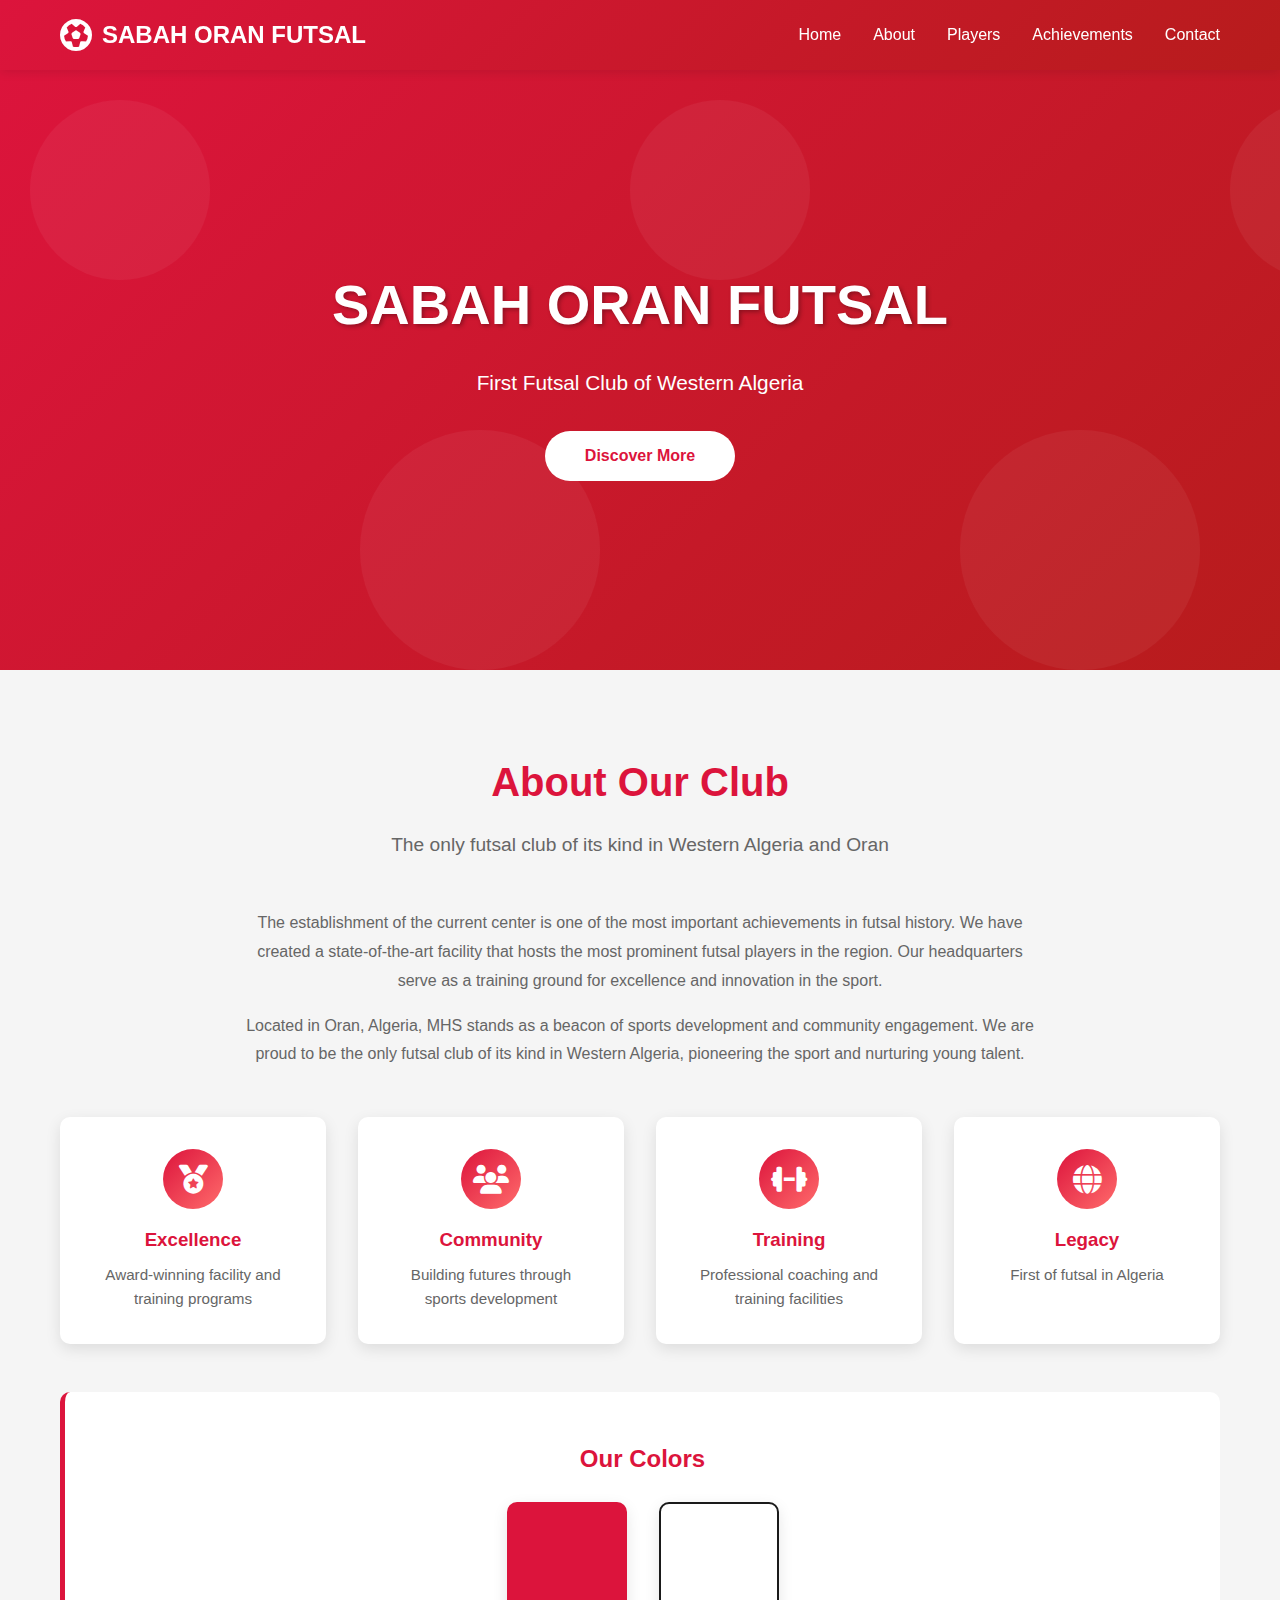
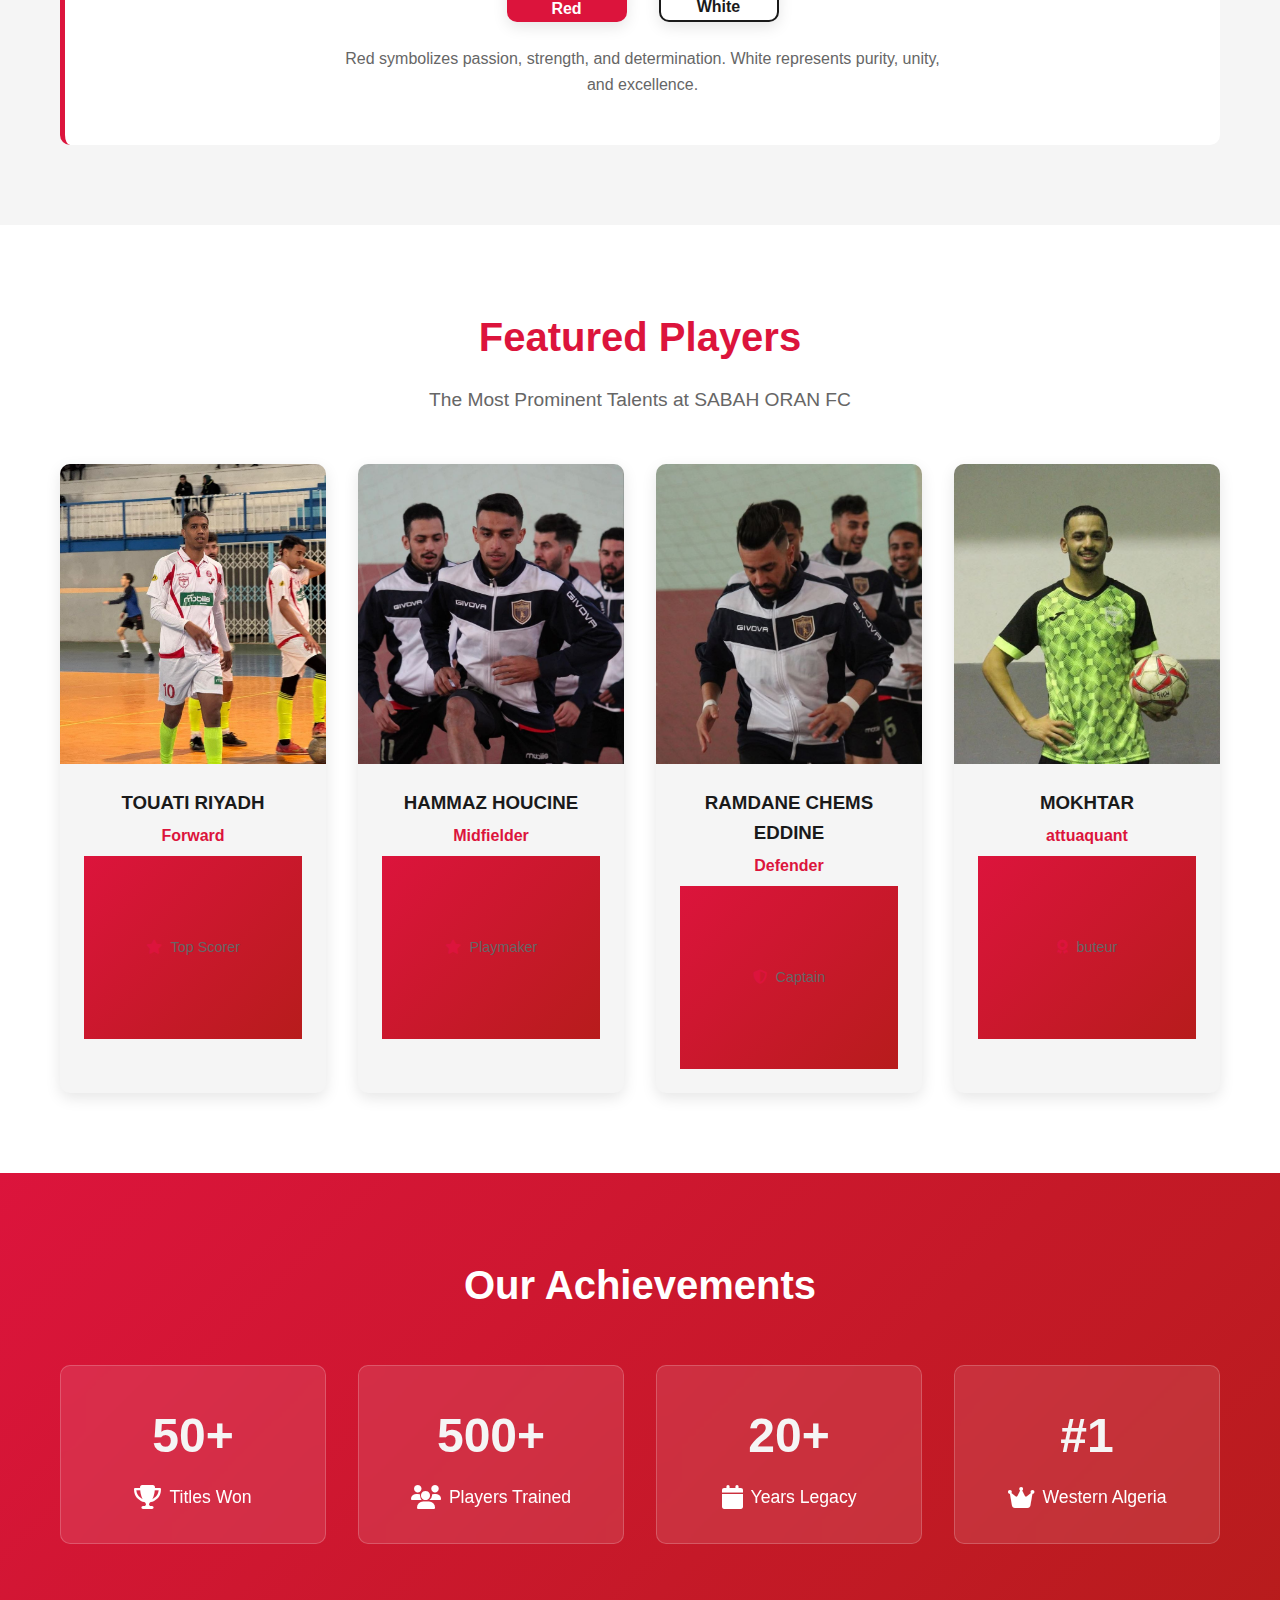
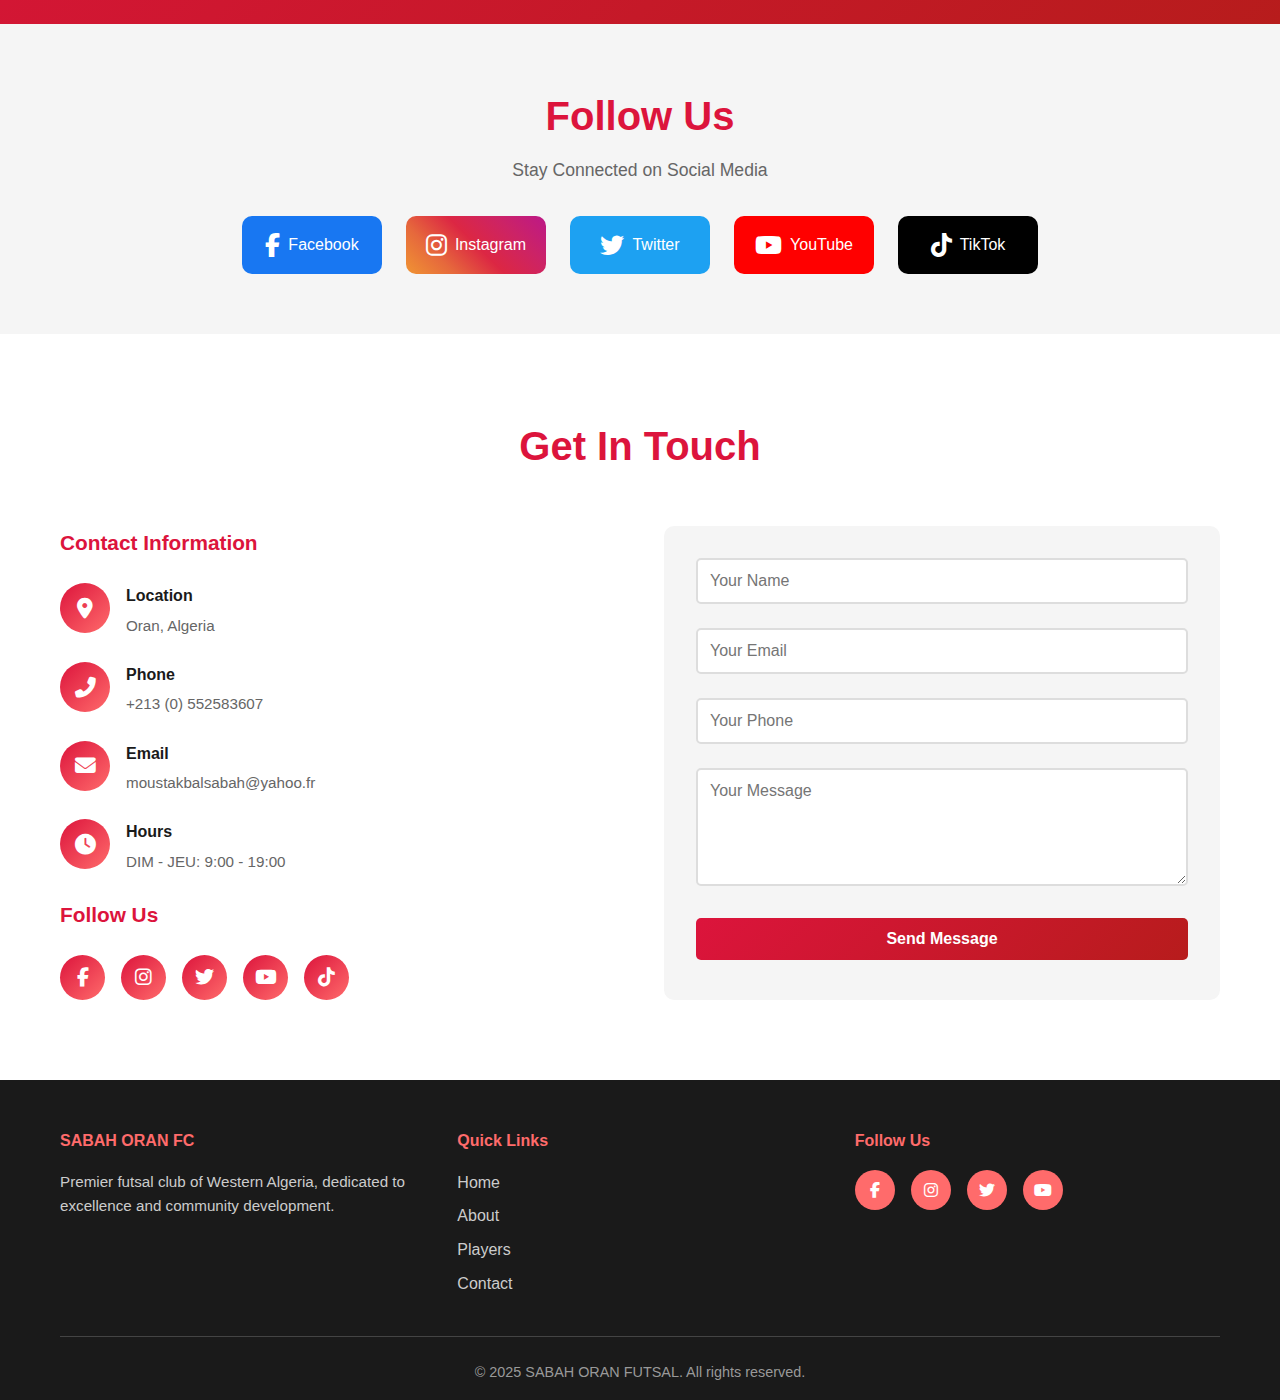
<file: index.html>
<!DOCTYPE html>
<html lang="en">
<head>
    <meta charset="UTF-8">
    <meta name="viewport" content="width=device-width, initial-scale=1.0">
    <title>SF Oran - Sabah ORAN FUTSAL | Premier Futsal Club</title>
    <link rel="stylesheet" href="https://cdnjs.cloudflare.com/ajax/libs/font-awesome/6.5.1/css/all.min.css">
    <link rel="stylesheet" href="style.css">
</head>
<body>
    <!-- HEADER -->
    <header class="header">
        <nav class="navbar">
            <div class="container">
                <div class="logo">
                    <i class="fas fa-futbol"></i>
                    <span>SABAH ORAN FUTSAL</span>
                </div>
                <button class="menu-toggle" id="menuToggle">
                    <i class="fas fa-bars"></i>
                </button>
                <ul class="nav-links" id="navLinks">
                    <li><a href="#home" onclick="closeMenu()">Home</a></li>
                    <li><a href="#about" onclick="closeMenu()">About</a></li>
                    <li><a href="#players" onclick="closeMenu()">Players</a></li>
                    <li><a href="#achievements" onclick="closeMenu()">Achievements</a></li>
                    <li><a href="#contact" onclick="closeMenu()">Contact</a></li>
                </ul>
            </div>
        </nav>

        <!-- HERO SECTION -->
        <section class="hero" id="home">
            <div class="hero-content">
                <h1>SABAH ORAN FUTSAL</h1>
                <p>First Futsal Club of Western Algeria</p>
                <a href="#about" class="cta-button">Discover More</a>
            </div>
            <div class="hero-overlay"></div>
        </section>
    </header>

    <!-- ABOUT SECTION -->
    <section class="about" id="about">
        <div class="container">
            <h2>About Our Club</h2>
            <p class="lead">The only futsal club of its kind in Western Algeria and Oran</p>
            
            <div class="about-content">
                <p>The establishment of the current center is one of the most important achievements in futsal history. We have created a state-of-the-art facility that hosts the most prominent futsal players in the region. Our headquarters serve as a training ground for excellence and innovation in the sport.</p>
                <p>Located in Oran, Algeria, MHS stands as a beacon of sports development and community engagement. We are proud to be the only futsal club of its kind in Western Algeria, pioneering the sport and nurturing young talent.</p>
            </div>

            <div class="features">
                <div class="feature-card">
                    <div class="feature-icon">
                        <i class="fas fa-medal"></i>
                    </div>
                    <h3>Excellence</h3>
                    <p>Award-winning facility and training programs</p>
                </div>

                <div class="feature-card">
                    <div class="feature-icon">
                        <i class="fas fa-users"></i>
                    </div>
                    <h3>Community</h3>
                    <p>Building futures through sports development</p>
                </div>

                <div class="feature-card">
                    <div class="feature-icon">
                        <i class="fas fa-dumbbell"></i>
                    </div>
                    <h3>Training</h3>
                    <p>Professional coaching and training facilities</p>
                </div>

                <div class="feature-card">
                    <div class="feature-icon">
                        <i class="fas fa-globe"></i>
                    </div>
                    <h3>Legacy</h3>
                    <p>First of futsal in Algeria</p>
                </div>
            </div>


<!-- CLUB IDENTITY -->
            <div class="club-identity">
                <div class="colors-section">
                    <h3>Our Colors</h3>
                    <div class="color-showcase">
                        <div class="color red">
                            <span>Red</span>
                        </div>
                        <div class="color white">
                            <span>White</span>
                        </div>
                    </div>
                    <p>Red symbolizes passion, strength, and determination. White represents purity, unity, and excellence.</p>
                </div>
            </div>
        </div>
    </section>

    <!-- PLAYERS SECTION -->
    <section class="players" id="players">
        <div class="container">
            <h2>Featured Players</h2>
            <p class="lead">The Most Prominent Talents at SABAH ORAN FC</p>
            
            <div class="players-grid">
                <div class="player-card">
                    <div class="player-image">
                        <img src="photo_2025-11-12_17-33-58.jpg" alt="10">
                    </div>
                    <div class="player-info">
                        <h3>TOUATI RIYADH</h3>
                        <p class="position">Forward</p>
                        <p class="achievements">
                            <i class="fas fa-star"></i> Top Scorer
                        </p>
                    </div>
                </div>

                <div class="player-card">
                    <div class="player-image">
                        <img src="photo_2025-11-12_17-02-24.jpg" alt="4">
                    </div>
                    <div class="player-info">
                        <h3>HAMMAZ HOUCINE </h3>
                        <p class="position">Midfielder</p>
                        <p class="achievements">
                            <i class="fas fa-star"></i> Playmaker
                        </p>
                    </div>
                </div>

                <div class="player-card">
                    <div class="player-image">
                        <img src="photo_2025-11-12_17-02-41.jpg" alt="9">
                    </div>
                    <div class="player-info">
                        <h3>RAMDANE CHEMS EDDINE</h3>
                        <p class="position">Defender</p>
                        <p class="achievements">
                            <i class="fas fa-shield-alt"></i> Captain
                        </p>
                    </div>
                </div>

                <div class="player-card">
                    <div class="player-image">
                        <img src="photo_2025-11-12_17-47-16.jpg" alt="11">
                    </div>
                    <div class="player-info">
                        <h3>MOKHTAR</h3>
                        <p class="position">attuaquant</p>
                        <p class="achievements">
                            <i class="fas fa-award"></i> buteur
                        </p>
                    </div>
                </div>
            </div>
        </div>
    </section>

    <!-- ACHIEVEMENTS SECTION -->
    <section class="achievements" id="achievements">
        <div class="container">
            <h2>Our Achievements</h2>
            
            <div class="achievements-grid">
                <div class="achievement-item">
                    <div class="achievement-number">50+</div>
                    <div class="achievement-label">
                        <i class="fas fa-trophy"></i>
                        Titles Won
                    </div>
                </div>

                <div class="achievement-item">
                    <div class="achievement-number">500+</div>
                    <div class="achievement-label">
                        <i class="fas fa-users"></i>
                        Players Trained
                    </div>
                </div>


<div class="achievement-item">
                    <div class="achievement-number">20+</div>
                    <div class="achievement-label">
                        <i class="fas fa-calendar"></i>
                        Years Legacy
                    </div>
                </div>

                <div class="achievement-item">
                    <div class="achievement-number">#1</div>
                    <div class="achievement-label">
                        <i class="fas fa-crown"></i>
                        Western Algeria
                    </div>
                </div>
            </div>
        </div>
    </section>

    <!-- SOCIAL MEDIA SECTION -->
    <section class="social-section">
        <div class="container">
            <h2>Follow Us</h2>
            <p>Stay Connected on Social Media</p>
            
            <div class="social-links">
                <a href="https://www.facebook.com/share/1H1hMM3C2K/" target="_blank" class="social-link facebook">
                    <i class="fab fa-facebook-f"></i>
                    <span>Facebook</span>
                </a>
                <a href="https://instagram.com/mhs.oran" target="_blank" class="social-link instagram">
                    <i class="fab fa-instagram"></i>
                    <span>Instagram</span>
                </a>
                <a href="https://twitter.com/mhs_oran" target="_blank" class="social-link twitter">
                    <i class="fab fa-twitter"></i>
                    <span>Twitter</span>
                </a>
                <a href="https://youtube.com/mhsoran" target="_blank" class="social-link youtube">
                    <i class="fab fa-youtube"></i>
                    <span>YouTube</span>
                </a>
                <a href="https://tiktok.com/@mhs.oran" target="_blank" class="social-link tiktok">
                    <i class="fab fa-tiktok"></i>
                    <span>TikTok</span>
                </a>
            </div>
        </div>
    </section>

    <!-- CONTACT SECTION -->
    <section class="contact" id="contact">
        <div class="container">
            <h2>Get In Touch</h2>
            
            <div class="contact-wrapper">
                <div class="contact-info">
                    <h3>Contact Information</h3>
                    
                    <div class="info-item">
                        <div class="info-icon">
                            <i class="fas fa-map-marker-alt"></i>
                        </div>
                        <div class="info-content">
                            <h4>Location</h4>
                            <p>Oran, Algeria</p>
                        </div>
                    </div>

                    <div class="info-item">
                        <div class="info-icon">
                            <i class="fas fa-phone-alt"></i>
                        </div>
                        <div class="info-content">
                            <h4>Phone</h4>
                            <p>+213 (0) 552583607</p>
                        </div>
                    </div>

                    <div class="info-item">
                        <div class="info-icon">
                            <i class="fas fa-envelope"></i>
                        </div>
                        <div class="info-content">
                            <h4>Email</h4>
                            <p>moustakbalsabah@yahoo.fr</p>
                        </div>
                    </div>

                    <div class="info-item">
                        <div class="info-icon">
                            <i class="fas fa-clock"></i>
                        </div>
                        <div class="info-content">
                            <h4>Hours</h4>
                            <p>DIM - JEU: 9:00 - 19:00</p>
                        </div>
                    </div>


<h3>Follow Us</h3>
                    <div class="contact-socials">
                        <a href="https://www.facebook.com/share/1H1hMM3C2K/" target="_blank" title="Facebook">
                            <i class="fab fa-facebook-f"></i>
                        </a>
                        <a href="https://instagram.com/mhs.oran" target="_blank" title="Instagram">
                            <i class="fab fa-instagram"></i>
                        </a>
                        <a href="https://twitter.com/mhs_oran" target="_blank" title="Twitter">
                            <i class="fab fa-twitter"></i>
                        </a>
                        <a href="https://youtube.com/mhsoran" target="_blank" title="YouTube">
                            <i class="fab fa-youtube"></i>
                        </a>
                        <a href="https://tiktok.com/@mhs.oran" target="_blank" title="TikTok">
                            <i class="fab fa-tiktok"></i>
                        </a>
                    </div>
                </div>

                <form class="contact-form" onsubmit="handleSubmit(event)">
                    <div class="form-group">
                        <input type="text" placeholder="Your Name" required>
                    </div>
                    <div for="@" class="form-group">
                        <input type="email" id="@" placeholder="Your Email" required>
                    </div>
                    <div class="form-group">
                        <input type="tel" placeholder="Your Phone">
                    </div>
                    <div class="form-group">
                        <textarea placeholder="Your Message" rows="5" required></textarea>
                    </div>
                    <button type="submit" class="submit-btn">Send Message</button>
                </form>
            </div>
        </div>
    </section>

    <!-- FOOTER -->
    <footer class="footer">
        <div class="container">
            <div class="footer-content">
                <div class="footer-section">
                    <h4>SABAH ORAN FC</h4>
                    <p>Premier futsal club of Western Algeria, dedicated to excellence and community development.</p>
                </div>

                <div class="footer-section">
                    <h4>Quick Links</h4>
                    <ul>
                        <li><a href="#home">Home</a></li>
                        <li><a href="#about">About</a></li>
                        <li><a href="#players">Players</a></li>
                        <li><a href="#contact">Contact</a></li>
                    </ul>
                </div>

                <div class="footer-section">
                    <h4>Follow Us</h4>
                    <div class="footer-socials">
                        <a href="https://facebook.com/mhs.oran" target="_blank">
                            <i class="fab fa-facebook-f"></i>
                        </a>
                        <a href="https://instagram.com/mhs.oran" target="_blank">
                            <i class="fab fa-instagram"></i>
                        </a>
                        <a href="https://twitter.com/mhs_oran" target="_blank">
                            <i class="fab fa-twitter"></i>
                        </a>
                        <a href="https://youtube.com/mhsoran" target="_blank">
                            <i class="fab fa-youtube"></i>
                        </a>
                    </div>
                </div>
            </div>

            <div class="footer-bottom">
                <p>&copy; 2025 SABAH ORAN FUTSAL. All rights reserved.</p>
            </div>
        </div>
    </footer>

    <script src="script.js"></script>
</body>
</html
</file>
<file: style.css>
* {
    margin: 0;
    padding: 0;
    box-sizing: border-box;
}

:root {
    --primary-red: #DC143C;
    --dark-red: #B71C1C;
    --light-red: #FF6B6B;
    --white: #FFFFFF;
    --light-gray: #F5F5F5;
    --dark-gray: #333333;
    --text-dark: #1a1a1a;
    --text-light: #666666;
    --transition: all 0.3s ease;
}

html {
    scroll-behavior: smooth;
}

body {
    font-family: 'Segoe UI', Tahoma, Geneva, Verdana, sans-serif;
    line-height: 1.6;
    color: var(--text-dark);
    overflow-x: hidden;
}

.container {
    max-width: 1200px;
    margin: 0 auto;
    padding: 0 20px;
}

/* HEADER & NAVBAR */
.header {
    position: relative;
}

.navbar {
    background: linear-gradient(135deg, var(--primary-red) 0%, var(--dark-red) 100%);
    padding: 1rem 0;
    position: sticky;
    top: 0;
    z-index: 1000;
    box-shadow: 0 2px 10px rgba(0, 0, 0, 0.1);
}

.navbar .container {
    display: flex;
    justify-content: space-between;
    align-items: center;
}

.logo {
    display: flex;
    align-items: center;
    gap: 10px;
    font-size: 1.5rem;
    font-weight: bold;
    color: var(--white);
    text-decoration: none;
}

.logo i {
    font-size: 2rem;
}

.nav-links {
    display: flex;
    list-style: none;
    gap: 2rem;
}

.nav-links a {
    color: var(--white);
    text-decoration: none;
    font-weight: 500;
    transition: var(--transition);
    position: relative;
}

.nav-links a:hover {
    color: var(--light-gray);
}

.nav-links a::after {
    content: '';
    position: absolute;
    bottom: -5px;
    left: 0;
    width: 0;
    height: 2px;
    background: var(--white);
    transition: var(--transition);
}

.nav-links a:hover::after {
    width: 100%;
}

.menu-toggle {
    display: none;
    background: none;
    border: none;
    color: var(--white);
    font-size: 1.5rem;
    cursor: pointer;
}

/* HERO SECTION */
.hero {
    background: linear-gradient(135deg, var(--primary-red) 0%, var(--dark-red) 100%);
    height: 600px;
    display: flex;
    align-items: center;
    justify-content: center;
    text-align: center;
    color: var(--white);
    position: relative;
    overflow: hidden;
}

.hero-overlay {
    position: absolute;
    top: 0;
    left: 0;
    width: 100%;
    height: 100%;
    background: url('data:image/svg+xml,<svg xmlns="http://www.w3.org/2000/svg" viewBox="0 0 100 100"><circle cx="20" cy="20" r="15" fill="white" opacity="0.05"/><circle cx="80" cy="80" r="20" fill="white" opacity="0.05"/></svg>');
    animation: float 10s ease-in-out infinite;
}

@keyframes float {
    0%, 100% { transform: translateY(0px); }
    50% { transform: translateY(-20px); }
}

.hero-content {
    position: relative;
    z-index: 10;
}

.hero h1 {
    font-size: 3.5rem;
    margin-bottom: 1rem;
    text-shadow: 2px 2px 4px rgba(0, 0, 0, 0.3);
    animation: slideDown 0.8s ease-out;
}

.hero p {
    font-size: 1.3rem;
    margin-bottom: 2rem;
    animation: slideUp 0.8s ease-out 0.2s backwards;
}

.cta-button {
    display: inline-block;
    padding: 12px 40px;
    background: var(--white);
    color: var(--primary-red);
    text-decoration: none;
    border-radius: 50px;
    font-weight: bold;
    transition: var(--transition);
    animation: slideUp 0.8s ease-out 0.4s backwards;
}

.cta-button:hover {
    background: var(--light-gray);
    transform: translateY(-3px);
    box-shadow: 0 10px 25px rgba(0, 0, 0, 0.2);
}

@keyframes slideDown {
    from {
        opacity: 0;
        transform: translateY(-50px);
    }
    to {
        opacity: 1;
        transform: translateY(0);
    }
}

@keyframes slideUp {
    from {
        opacity: 0;
        transform: translateY(50px);
    }
    to {
        opacity: 1;
        transform: translateY(0);
    }
}

/* ABOUT SECTION */
.about {
    padding: 80px 0;
    background: var(--light-gray);
}

.about h2 {
    font-size: 2.5rem;
    text-align: center;
    margin-bottom: 1rem;
    color: var(--primary-red);
}

.about .lead {
    text-align: center;
    font-size: 1.2rem;
    color: var(--text-light);
    margin-bottom: 3rem;
}

.about-content {
    max-width: 800px;
    margin: 0 auto 3rem;
    text-align: center;
    line-height: 1.8;
}

.about-content p {
    margin-bottom: 1rem;
    color: var(--text-light);
}

/* FEATURES */
.features {
    display: grid;
    grid-template-columns: repeat(auto-fit, minmax(250px, 1fr));
    gap: 2rem;
    margin-bottom: 3rem;
}

.feature-card {
    background: var(--white);
    padding: 2rem;
    border-radius: 10px;
    text-align: center;
    box-shadow: 0 5px 15px rgba(0, 0, 0, 0.1);
    transition: var(--transition);
}

.feature-card:hover {
    transform: translateY(-10px);
    box-shadow: 0 10px 30px rgba(220, 20, 60, 0.2);
}

.feature-icon {
    width: 60px;
    height: 60px;
    background: linear-gradient(135deg, var(--primary-red), var(--light-red));
    border-radius: 50%;
    display: flex;
    align-items: center;
    justify-content: center;
    margin: 0 auto 1rem;
    font-size: 1.8rem;
    color: var(--white);
}

.feature-card h3 {
    color: var(--primary-red);
    margin-bottom: 0.5rem;
}

.feature-card p {
    color: var(--text-light);
    font-size: 0.95rem;
}

/* CLUB IDENTITY */
.club-identity {
    background: var(--white);
    padding: 3rem;
    border-radius: 10px;
    margin-top: 3rem;
    text-align: center;
    border-left: 5px solid var(--primary-red);
}

.club-identity h3 {
    color: var(--primary-red);
    font-size: 1.5rem;
    margin-bottom: 1.5rem;
}

.color-showcase {
    display: flex;
    justify-content: center;
    gap: 2rem;
    margin-bottom: 1.5rem;
}

.color {
    width: 120px;
    height: 120px;
    border-radius: 10px;
    display: flex;
    align-items: flex-end;
    justify-content: center;
    font-weight: bold;
    color: var(--text-dark);
    box-shadow: 0 5px 15px rgba(0, 0, 0, 0.1);
}

.color.red {
    background: var(--primary-red);
    color: var(--white);
}

.color.white {
    background: var(--white);
    border: 2px solid var(--text-dark);
}

.club-identity p {
    color: var(--text-light);
    max-width: 600px;
    margin: 0 auto;
}

/* PLAYERS SECTION */
.players {
    padding: 80px 0;
    background: var(--white);
}

.players h2 {
    font-size: 2.5rem;
    text-align: center;
    margin-bottom: 1rem;
    color: var(--primary-red);
}

.players .lead {
    text-align: center;
    font-size: 1.2rem;
    color: var(--text-light);
    margin-bottom: 3rem;
}

.players-grid {
    display: grid;
    grid-template-columns: repeat(auto-fit, minmax(250px, 1fr));
    gap: 2rem;
}

.player-card {
    background: var(--light-gray);
    border-radius: 10px;
    overflow: hidden;
    transition: var(--transition);
    box-shadow: 0 5px 15px rgba(0, 0, 0, 0.1);
}

.player-card:hover {
    transform: translateY(-10px);
    box-shadow: 0 10px 30px rgba(220, 20, 60, 0.3);
}

.player-image {
    width: 100%;
    height: 300px;
    overflow: hidden;
}

.player-image img {
    width: 100%;
    height: 100%;
    object-fit: cover;
    transition: var(--transition);
}

.player-card:hover .player-image img {
    transform: scale(1.1);
}

.player-info {
    padding: 1.5rem;
    text-align: center;
}

.player-info h3 {
    color: var(--text-dark);
    margin-bottom: 0.3rem;
}

.player-info .position {
    color: var(--primary-red);
    font-weight: bold;
    margin-bottom: 0.5rem;
}

.player-info .achievements {
    color: var(--text-light);
    font-size: 0.9rem;
}

.player-info .achievements i {
    color: var(--primary-red);
    margin-right: 0.3rem;
}

/* ACHIEVEMENTS SECTION */
.achievements {
    padding: 80px 0;
    background: linear-gradient(135deg, var(--primary-red) 0%, var(--dark-red) 100%);
    color: var(--white);
}

.achievements h2 {
    font-size: 2.5rem;
    text-align: center;
    margin-bottom: 3rem;
}

.achievements-grid {
    display: grid;
    grid-template-columns: repeat(auto-fit, minmax(200px, 1fr));
    gap: 2rem;
}


.achievement-item {
    text-align: center;
    padding: 2rem;
    background: rgba(255, 255, 255, 0.1);
    border-radius: 10px;
    backdrop-filter: blur(10px);
    border: 1px solid rgba(255, 255, 255, 0.2);
    transition: var(--transition);
}

.achievement-item:hover {
    background: rgba(255, 255, 255, 0.2);
    transform: translateY(-5px);
}

.achievement-number {
    font-size: 3rem;
    font-weight: bold;
    margin-bottom: 0.5rem;
    color: var(--light-gray);
}

.achievement-label {
    font-size: 1.1rem;
    display: flex;
    align-items: center;
    justify-content: center;
    gap: 0.5rem;
}

.achievement-label i {
    font-size: 1.5rem;
}

/* SOCIAL SECTION */
.social-section {
    padding: 60px 0;
    background: var(--light-gray);
    text-align: center;
}

.social-section h2 {
    font-size: 2.5rem;
    margin-bottom: 0.5rem;
    color: var(--primary-red);
}

.social-section > .container > p {
    font-size: 1.1rem;
    color: var(--text-light);
    margin-bottom: 2rem;
}

.social-links {
    display: flex;
    justify-content: center;
    gap: 1.5rem;
    flex-wrap: wrap;
}

.social-link {
    width: 140px;
    padding: 1rem;
    border-radius: 10px;
    text-decoration: none;
    color: var(--white);
    display: flex;
    align-items: center;
    justify-content: center;
    gap: 0.5rem;
    transition: var(--transition);
    font-weight: 500;
}

.social-link.facebook {
    background: #1877F2;
}

.social-link.instagram {
    background: linear-gradient(45deg, #f09433 0%, #e6683c 25%, #dc2743 50%, #cc2366 75%, #bc1888 100%);
}

.social-link.twitter {
    background: #1DA1F2;
}

.social-link.youtube {
    background: #FF0000;
}

.social-link.tiktok {
    background: #000000;
}

.social-link:hover {
    transform: translateY(-3px);
    box-shadow: 0 10px 25px rgba(0, 0, 0, 0.2);
}

.social-link i {
    font-size: 1.5rem;
}

/* CONTACT SECTION */
.contact {
    padding: 80px 0;
    background: var(--white);
}

.contact h2 {
    font-size: 2.5rem;
    text-align: center;
    margin-bottom: 3rem;
    color: var(--primary-red);
}

.contact-wrapper {
    display: grid;
    grid-template-columns: 1fr 1fr;
    gap: 3rem;
}

.contact-info h3 {
    color: var(--primary-red);
    margin-bottom: 1.5rem;
    font-size: 1.3rem;
}

.info-item {
    display: flex;
    gap: 1rem;
    margin-bottom: 1.5rem;
}

.info-icon {
    width: 50px;
    height: 50px;
    background: linear-gradient(135deg, var(--primary-red), var(--light-red));
    border-radius: 50%;
    display: flex;
    align-items: center;
    justify-content: center;
    color: var(--white);
    font-size: 1.3rem;
    flex-shrink: 0;
}

.info-content h4 {
    color: var(--text-dark);
    margin-bottom: 0.3rem;
}

.info-content p {
    color: var(--text-light);
    font-size: 0.95rem;
}

.contact-socials {
    display: flex;
    gap: 1rem;
    margin-top: 1.5rem;
}

.contact-socials a {
    width: 45px;
    height: 45px;
    border-radius: 50%;
    background: linear-gradient(135deg, var(--primary-red), var(--light-red));
    color: var(--white);
    display: flex;
    align-items: center;
    justify-content: center;
    text-decoration: none;
    transition: var(--transition);
    font-size: 1.2rem;
}

.contact-socials a:hover {
    transform: translateY(-3px);
    box-shadow: 0 10px 25px rgba(220, 20, 60, 0.3);
}

/* CONTACT FORM */
.contact-form {
    background: var(--light-gray);
    padding: 2rem;
    border-radius: 10px;
}

.form-group {
    margin-bottom: 1.5rem;
}

.form-group input,
.form-group textarea {
    width: 100%;
    padding: 12px;
    border: 2px solid #ddd;
    border-radius: 5px;
    font-family: inherit;
    font-size: 1rem;
    transition: var(--transition);
}

.form-group input:focus,
.form-group textarea:focus {
    outline: none;
    border-color: var(--primary-red);
    box-shadow: 0 0 10px rgba(220, 20, 60, 0.2);
}

.submit-btn {
    width: 100%;
    padding: 12px;
    background: linear-gradient(135deg, var(--primary-red), var(--dark-red));
    color: var(--white);
    border: none;
    border-radius: 5px;
    font-size: 1rem;
    font-weight: bold;
    cursor: pointer;
    transition: var(--transition);
}

.submit-btn:hover {
    transform: translateY(-2px);
    box-shadow: 0 10px 25px rgba(220, 20, 60, 0.3);
}

/* FOOTER */
.footer {
    background: linear-gradient(135deg, var(--text-dark) 0%, #1a1a1a 100%);
    color: var(--white);
    padding: 3rem 0 1rem;
}

.footer-content {
    display: grid;
    grid-template-columns: repeat(auto-fit, minmax(250px, 1fr));
    gap: 2rem;
    margin-bottom: 2rem;
}

.footer-section h4 {
    color: var(--light-red);
    margin-bottom: 1rem;
}

.footer-section p {
    color: #ccc;
    font-size: 0.95rem;
    line-height: 1.6;
}

.footer-section ul {
    list-style: none;
}

.footer-section ul li {
    margin-bottom: 0.5rem;
}

.footer-section ul li a {
    color: #ccc;
    text-decoration: none;
    transition: var(--transition);
}

.footer-section ul li a:hover {
    color: var(--light-red);
}

.footer-socials {
    display: flex;
    gap: 1rem;
}

.footer-socials a {
    width: 40px;
    height: 40px;
    border-radius: 50%;
    background: var(--light-red);
    color: var(--white);
    display: flex;
    align-items: center;
    justify-content: center;
    text-decoration: none;
    transition: var(--transition);
}

.footer-socials a:hover {
    background: var(--primary-red);
    transform: translateY(-3px);
}

.footer-bottom {
    border-top: 1px solid #444;
    padding-top: 1.5rem;
    text-align: center;
    color: #999;
    font-size: 0.9rem;
}

/* RESPONSIVE DESIGN */
@media (max-width: 768px) {
    .nav-links {
        position: fixed;
        left: -100%;
        top: 70px;
        flex-direction: column;
        background: linear-gradient(135deg, var(--primary-red) 0%, var(--dark-red) 100%);
        width: 100%;
        text-align: center;
        transition: 0.3s;
        padding: 2rem 0;
        gap: 0;
    }

    .nav-links.active {
        left: 0;
    }

    .nav-links li {
        padding: 1rem 0;
    }

    .menu-toggle {
        display: block;
    }

    .hero h1 {
        font-size: 2rem;
    }

    .hero p {
        font-size: 1rem;
    }

    .about h2,
    .players h2,
    .achievements h2,
    .contact h2,
    .social-section h2 {
        font-size: 2rem;
    }

    .contact-wrapper {
        grid-template-columns: 1fr;
    }

    .color-showcase {
        flex-direction: column;
        gap: 1rem;
    }

    .features,
    .players-grid,
    .achievements-grid,
    .social-links {
        grid-template-columns: 1fr;
    }

    .achievement-number {
        font-size: 2rem;
    }
}

@media (max-width: 480px) {
    .hero {
        height: 400px;
    }

    .hero h1 {
        font-size: 1.5rem;
    }

    .cta-button {
        padding: 10px 20px;
        font-size: 0.9rem;
    }

    .about,
    .players,
    .achievements,
    .contact,
    .social-section {
        padding: 50px 0;
    }
}
</file>
